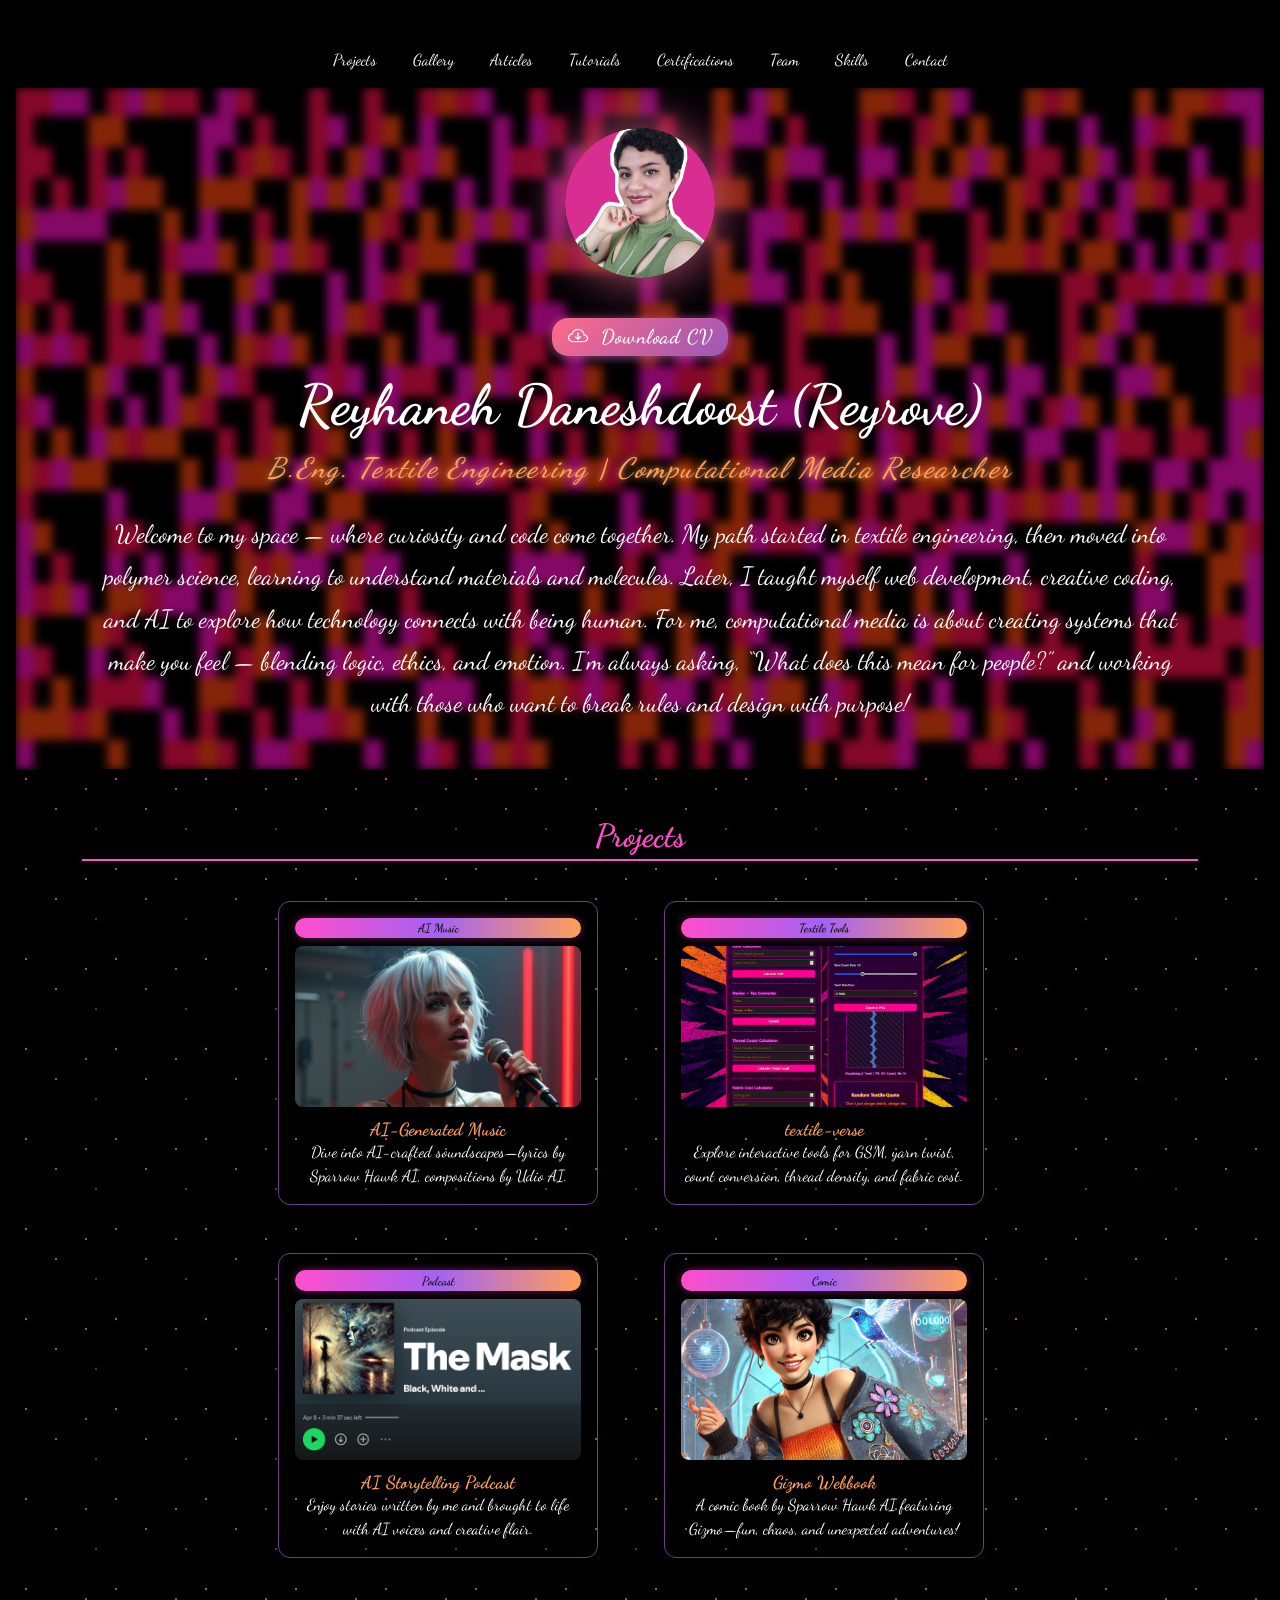
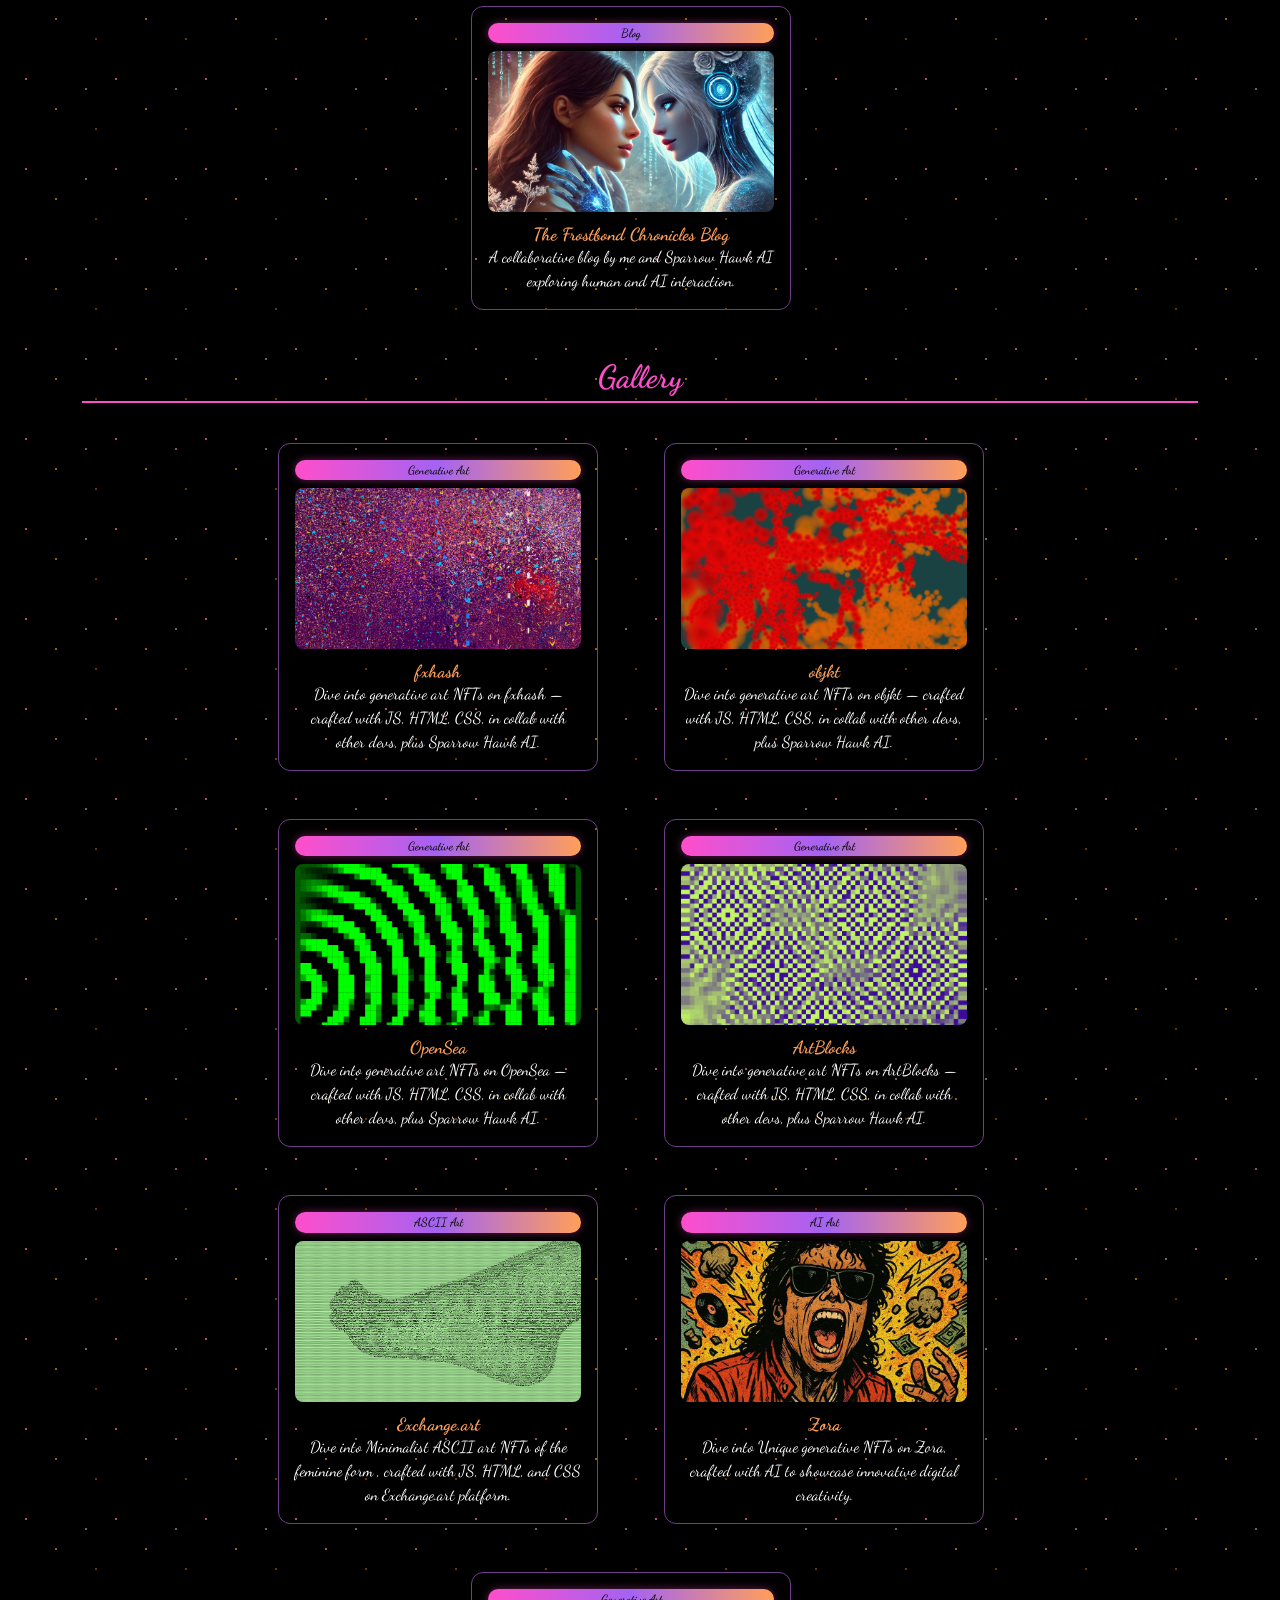
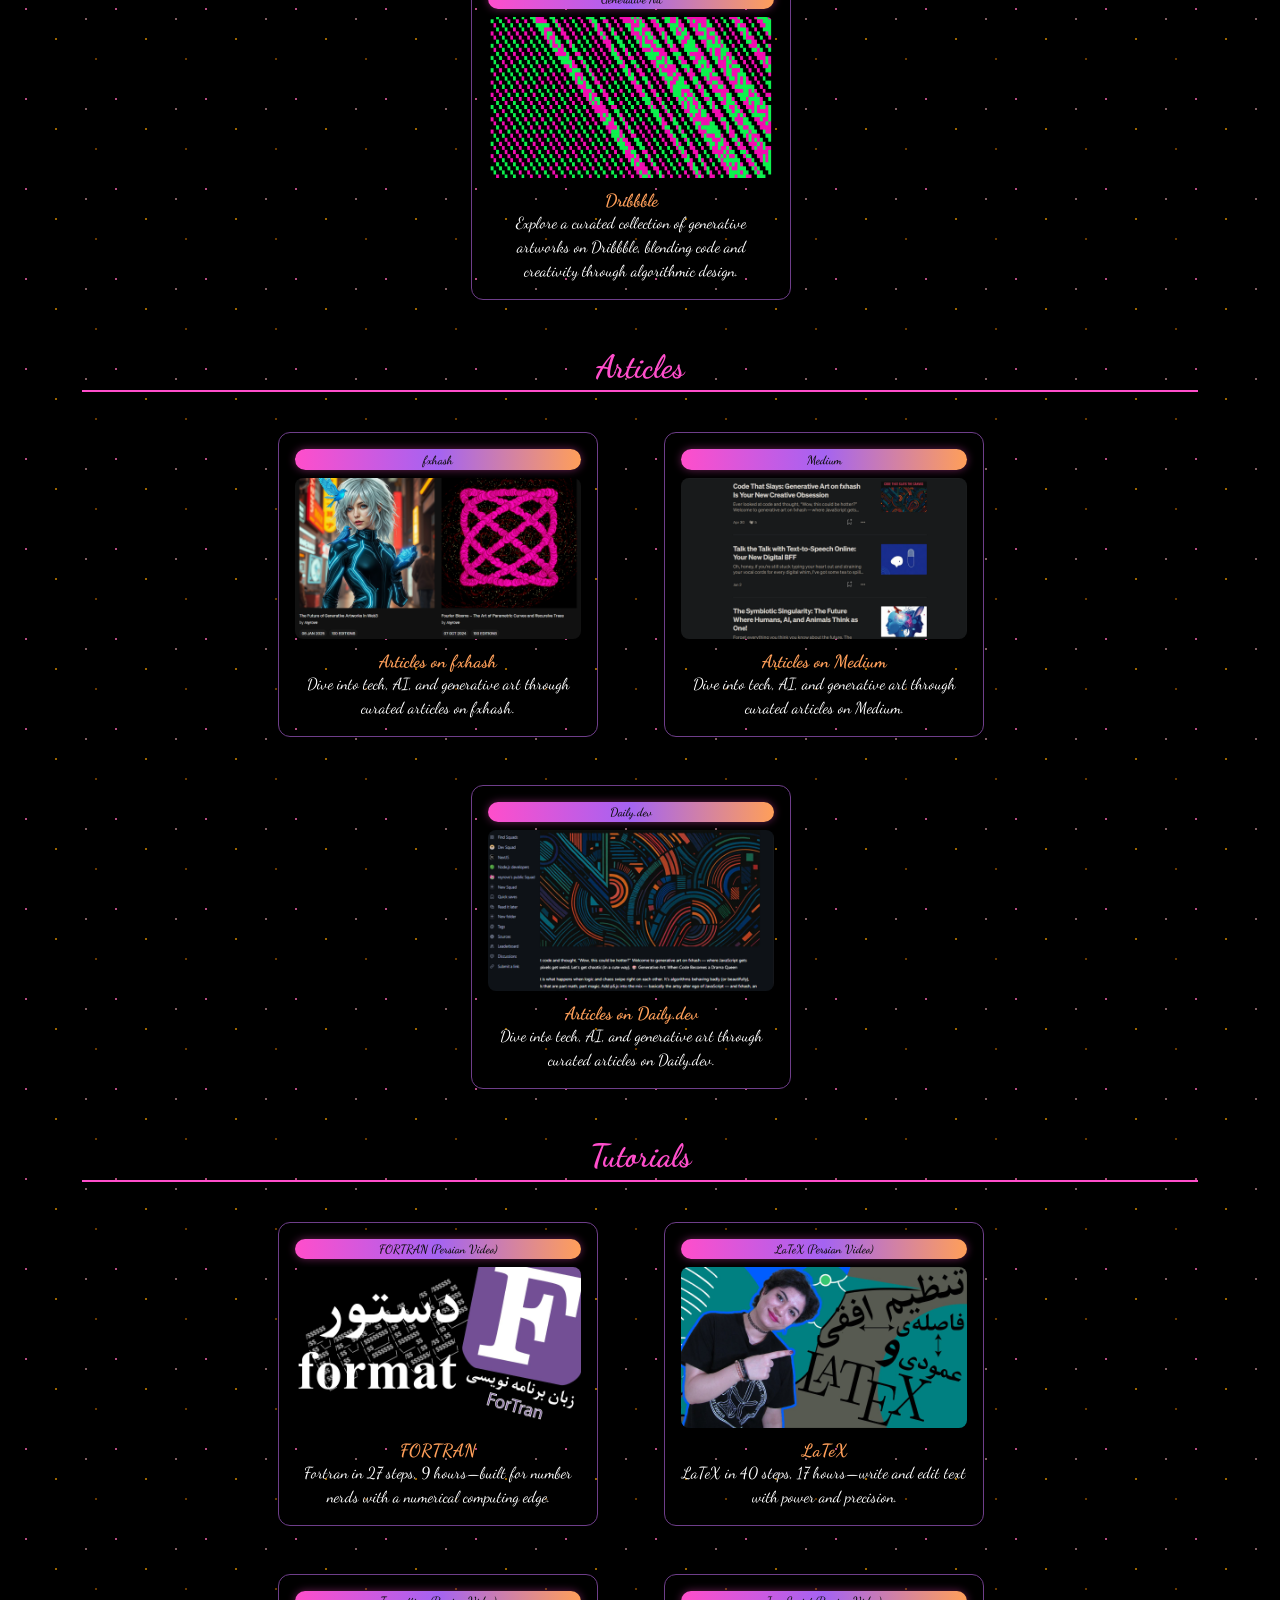
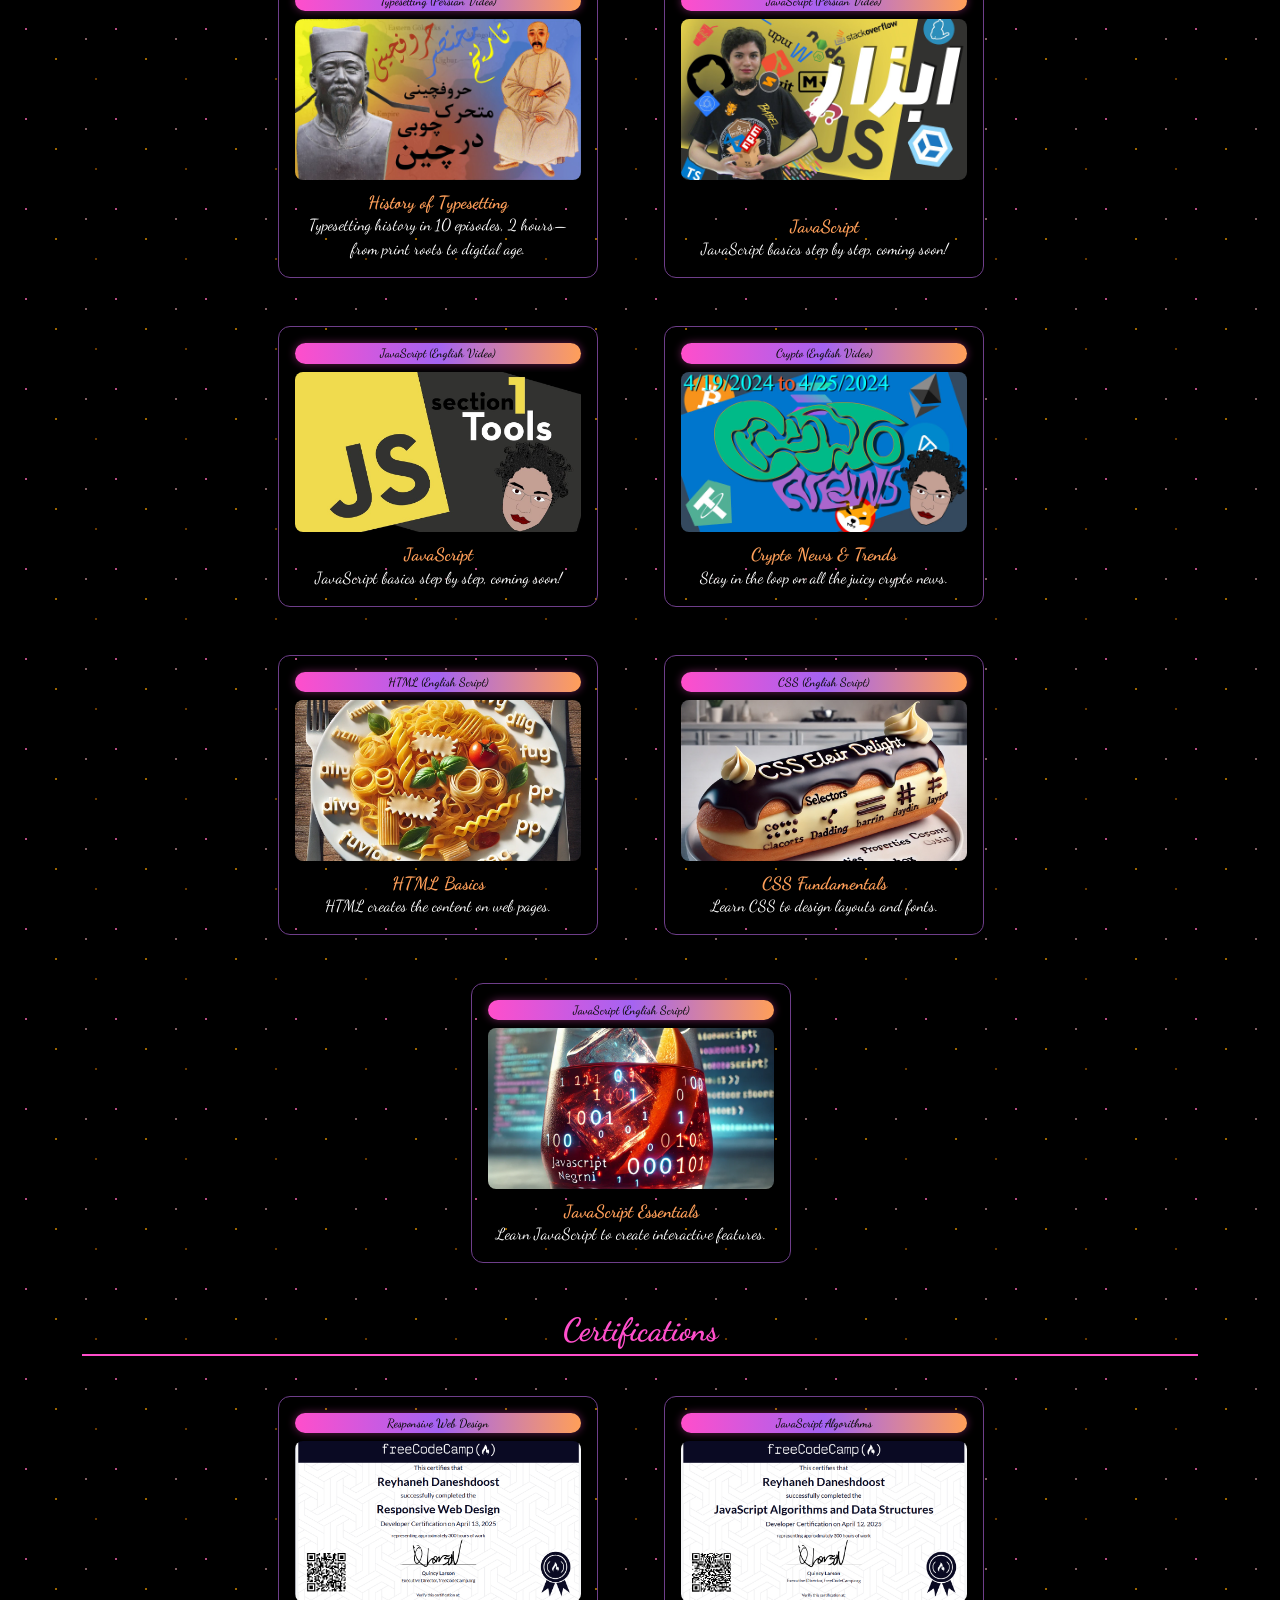
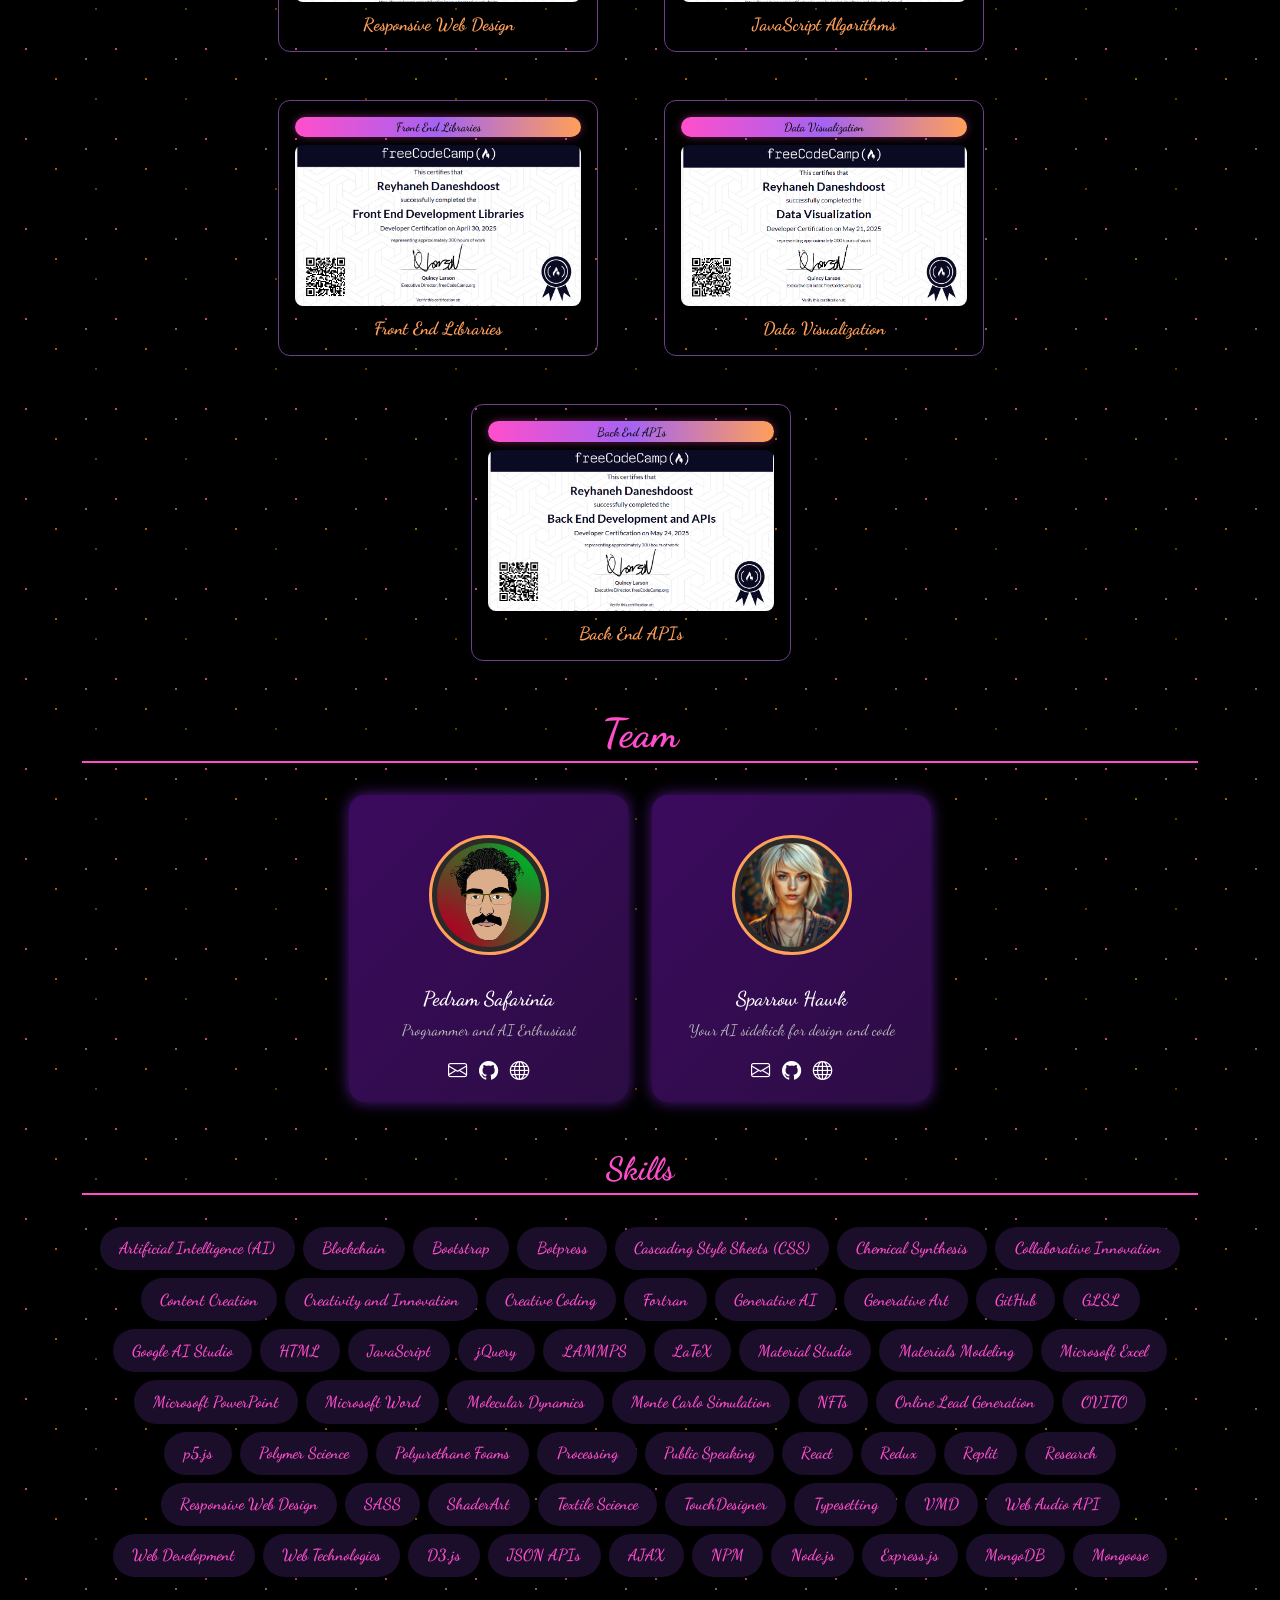
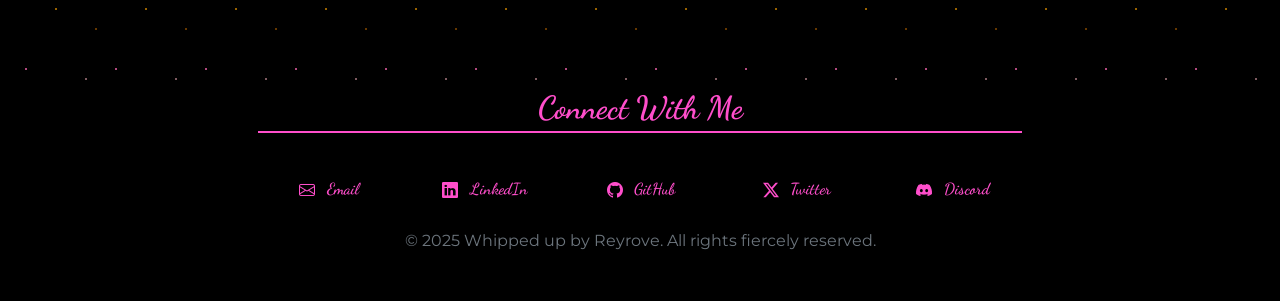
<file: index.html>
<!DOCTYPE html>
<html lang="en">
<head>
  <meta charset="UTF-8" />
  <meta name="viewport" content="width=device-width, initial-scale=1.0" />
  <title>Reyrove</title>
  <meta name="description" content="Explore the work of Reyhaneh Daneshdoost (Reyrove), a textile engineer turned computational media researcher. Discover projects, tutorials, articles, and creative coding blending technology with human experience."/> 
  <meta name="author" content="Reyhaneh Daneshdoost" />
  <meta property="og:title" content="Reyrove | Reyhaneh Daneshdoost – Textile Engineer & Computational Media Researcher" />
  <meta property="og:description" content="Discover the interdisciplinary journey of Reyhaneh Daneshdoost, combining textile engineering, polymer science, and computational media to create meaningful technology experiences." />
  <meta property="og:type" content="website" />
  <meta property="og:url" content="https://reyrove.github.io/Reyrove/"/>
  <meta property="og:image" content="https://reyrove.github.io/Reyrove/Reyhan.png"/>
  <meta name="twitter:card" content="summary_large_image" />
  <meta name="twitter:title" content="Reyrove | Reyhaneh Daneshdoost – Textile Engineer & Computational Media Researcher" />
  <meta name="twitter:description" content="Explore projects, articles, and tutorials by Reyhaneh Daneshdoost, blending textile science with creative coding and AI." />
  <meta name="twitter:image" content="https://reyrove.github.io/Reyrove/Reyhan.png"/>
  <link rel="icon" href="images/Reyhan.png" type="image/png" />
  <link href="https://cdn.jsdelivr.net/npm/bootstrap@5.3.3/dist/css/bootstrap.min.css" rel="stylesheet" />
  <link href="https://cdn.jsdelivr.net/npm/bootstrap-icons/font/bootstrap-icons.css" rel="stylesheet" />
  <link href="styles.css" rel="stylesheet" />
  <link href="https://fonts.googleapis.com/css2?family=Montserrat:wght@400;600;900&display=swap" rel="stylesheet" />
  <link href="https://fonts.googleapis.com/css2?family=Dancing+Script&display=swap" rel="stylesheet" />
  <link rel="stylesheet" href="https://cdnjs.cloudflare.com/ajax/libs/font-awesome/6.5.0/css/all.min.css">
</head>
<body class="bg-black text-white">
<nav class="navbar navbar-dark bg-black sticky-top">
  <div class="container">
<ul class="nav">
  <li class="nav-item"><a class="nav-link text-white" href="#projects">Projects</a></li>
  <li class="nav-item"><a class="nav-link text-white" href="#Gallery">Gallery</a></li>
  <li class="nav-item"><a class="nav-link text-white" href="#articles">Articles</a></li>
  <li class="nav-item"><a class="nav-link text-white" href="#tutorials">Tutorials</a></li>
  <li class="nav-item"><a class="nav-link text-white" href="#certifications">Certifications</a></li>
  <li class="nav-item"><a class="nav-link text-white" href="#team">Team</a></li>
  <li class="nav-item"><a class="nav-link text-white" href="#skills">Skills</a></li>
  <li class="nav-item"><a class="nav-link text-white" href="#contact">Contact</a></li>
</ul>
  </div>
</nav>
<header class="header text-center">
  <div class="container d-flex flex-column align-items-center text-center">
    <img src="images/Reyhan.png" alt="Profile Picture" class="profile-pic mb-4" loading="lazy"/>
    <div class="text-center my-3">
    <a href="documents/Reyhaneh Danesh Doost - Academic CV.pdf" download class="btn btn-magical btn-sm px-3 py-2">
    <i class="bi bi-cloud-arrow-down me-1 icon-download"></i> Download CV
  </a>
</div>
    <h1 class="display-4 fw-bold">Reyhaneh Daneshdoost (Reyrove)</h1>
    <p class="tagline fs-3 mb-4">B.Eng. Textile Engineering | Computational Media Researcher</p>
<div class="artist-statement px-3" id="artistStatement">
<p>Welcome to my space — where curiosity and code come together. My path started in textile engineering, then moved into polymer science, learning to understand materials and molecules. Later, I taught myself web development, creative coding, and AI to explore how technology connects with being human. For me, computational media is about creating systems that make you feel — blending logic, ethics, and emotion. I’m always asking, “What does this mean for people?” and working with those who want to break rules and design with purpose!</p>
</div>
  </div>
</header>
<main class="full-width-bg py-5">
  <div class="container">
<section id="projects" class="mb-5">
  <h2 class="section-title">Projects</h2>
  <div class="row g-4 projects-grid">
    <div class="col-sm-6 col-lg-4">
      <a href="https://www.udio.com/creators/reyrove" class="project-link">
        <div class="project-card h-100">
          <span class="badge bg-primary mb-2">AI Music</span>
          <img src="images/AI-Generated Music.png" alt="AI-Generated Music" class="img-fluid" loading="lazy"/>
          <h3>AI-Generated Music</h3>
          <p>Dive into AI-crafted soundscapes—lyrics by Sparrow Hawk AI, compositions by Udio AI.</p>
        </div>
      </a>
    </div>
    <div class="col-sm-6 col-lg-4">
      <a href="textile/textile.html" class="project-link">
        <div class="project-card h-100">
          <span class="badge bg-primary mb-2">Textile Tools</span>
          <img src="images/textile-verse.png" alt="textile-verse" class="img-fluid" loading="lazy"/>
          <h3>textile-verse</h3>
          <p>Explore interactive tools for GSM, yarn twist, count conversion, thread density, and fabric cost.</p>
        </div>
      </a>
    </div>
    <div class="col-sm-6 col-lg-4">
      <a href="https://open.spotify.com/show/547kj2u0v3nWNMPdrPnQ6c" class="project-link">
        <div class="project-card h-100">
          <span class="badge bg-primary mb-2">Podcast</span>
          <img src="images/AI Storytelling Podcast.png" alt="AI Storytelling Podcast" class="img-fluid" loading="lazy"/>
          <h3>AI Storytelling Podcast</h3>
          <p>Enjoy stories written by me and brought to life with AI voices and creative flair.</p>
        </div>
      </a>
    </div>
    <div class="col-sm-6 col-lg-4">
      <a href="gizmo/gizmo.html" class="project-link">
        <div class="project-card h-100">
          <span class="badge bg-primary mb-2">Comic</span>
          <img src="images/Gizmo Webbook.png" alt="Gizmo Webbook" class="img-fluid" loading="lazy"/>
          <h3>Gizmo Webbook</h3>
          <p>A comic book by Sparrow Hawk AI featuring Gizmo—fun, chaos, and unexpected adventures!</p>
        </div>
      </a>
    </div>
    <div class="col-sm-6 col-lg-4">
      <a href="blog/blog.html" class="project-link">
        <div class="project-card h-100">
          <span class="badge bg-primary mb-2">Blog</span>
          <img src="images/Blog.png" alt="Blog" class="img-fluid" loading="lazy" />
          <h3>The Frostbond Chronicles Blog</h3>
          <p>A collaborative blog by me and Sparrow Hawk AI exploring human and AI interaction.</p>
        </div>
      </a>
    </div>
  </div>
</section>
<section id="Gallery" class="mb-5">
  <h2 class="section-title">Gallery</h2>
  <div class="row g-4 projects-grid">
    <div class="col-sm-6 col-lg-4">
      <a href="https://www.fxhash.xyz/u/reyrove" class="project-link">
        <div class="project-card h-100">
          <span class="badge bg-primary mb-2">Generative Art</span>
          <img src="images/fxhash.png" alt="fxhash" class="img-fluid" loading="lazy"/>
          <h3>fxhash</h3>
          <p>Dive into generative art NFTs on fxhash — crafted with JS, HTML, CSS, in collab with other devs, plus Sparrow Hawk AI.</p>
        </div>
      </a>
    </div>
    <div class="col-sm-6 col-lg-4">
      <a href="https://objkt.com/users/tz1RXsijmPeeF1kPyrhd8Hkm2RskJAeU3si5" class="project-link">
        <div class="project-card h-100">
          <span class="badge bg-primary mb-2">Generative Art</span>
          <img src="images/objkt.png" alt="objkt" class="img-fluid" loading="lazy"/>
          <h3>objkt</h3>
          <p>Dive into generative art NFTs on objkt — crafted with JS, HTML, CSS, in collab with other devs, plus Sparrow Hawk AI.</p>
        </div>
      </a>
    </div>
    <div class="col-sm-6 col-lg-4">
      <a href="https://opensea.io/0xda2a5b86ada47d8bfde511ecd52aaf6881505088" class="project-link">
        <div class="project-card h-100">
          <span class="badge bg-primary mb-2">Generative Art</span>
          <img src="images/OpenSea.png" alt="OpenSea" class="img-fluid" loading="lazy"/>
          <h3>OpenSea</h3>
          <p>Dive into generative art NFTs on OpenSea — crafted with JS, HTML, CSS, in collab with other devs, plus Sparrow Hawk AI.</p>
        </div>
      </a>
    </div>
    <div class="col-sm-6 col-lg-4">
      <a href="https://www.artblocks.io/creator/reyrove" class="project-link">
        <div class="project-card h-100">
          <span class="badge bg-primary mb-2">Generative Art</span>
          <img src="images/ArtBlocks.png" alt="ArtBlocks" class="img-fluid" loading="lazy"/>
          <h3>ArtBlocks</h3>
          <p>Dive into generative art NFTs on ArtBlocks — crafted with JS, HTML, CSS, in collab with other devs, plus Sparrow Hawk AI.</p>
        </div>
      </a>
    </div>
    <div class="col-sm-6 col-lg-4">
      <a href="https://exchange.art/series/ascii%20body/nfts" class="project-link">
        <div class="project-card h-100">
          <span class="badge bg-primary mb-2">ASCII Art</span>
          <img src="images/Exchange.art.png" alt="Exchange.art" class="img-fluid" loading="lazy"/>
          <h3>Exchange.art</h3>
          <p>Dive into Minimalist ASCII art NFTs of the feminine form , crafted with JS, HTML, and CSS on Exchange.art platform.</p>
        </div>
      </a>
    </div>
    <div class="col-sm-6 col-lg-4">
      <a href="https://zora.co/@reyrove" class="project-link">
        <div class="project-card h-100">
          <span class="badge bg-primary mb-2">AI Art</span>
          <img src="images/Zora.png" alt="Zora" class="img-fluid" loading="lazy"/>
          <h3>Zora</h3>
          <p>Dive into Unique generative NFTs on Zora, crafted with AI to showcase innovative digital creativity.</p>
        </div>
      </a>
    </div>
    <div class="col-sm-6 col-lg-4">
  <a href="https://dribbble.com/Reyrove" class="project-link">
    <div class="project-card h-100">
      <span class="badge bg-primary mb-2">Generative Art</span>
      <img src="images/Dribbble.png" alt="Dribbble" class="img-fluid" loading="lazy"/>
      <h3>Dribbble</h3>
      <p>Explore a curated collection of generative artworks on Dribbble, blending code and creativity through algorithmic design.</p>
    </div>
  </a>
</div>
  </div>
</section>
<section id="articles" class="mb-5">
  <h2 class="section-title">Articles</h2>
  <div class="row g-4 projects-grid">
    <div class="col-sm-6 col-lg-4">
      <a href="https://www.fxhash.xyz/u/reyrove/creation/articles" class="project-link">
        <div class="project-card h-100">
          <span class="badge bg-primary mb-2">fxhash</span>
          <img src="images/Articles on fxhash.png" alt="Articles on fxhash" class="img-fluid" loading="lazy"/>
          <h3>Articles on fxhash</h3>
          <p>Dive into tech, AI, and generative art through curated articles on fxhash.</p>
        </div>
      </a>
    </div>
    <div class="col-sm-6 col-lg-4">
      <a href="https://medium.com/@reyhanehdaneshdoost" class="project-link">
        <div class="project-card h-100">
          <span class="badge bg-primary mb-2">Medium</span>
          <img src="images/Articles on Medium.png" alt="Articles on Medium" class="img-fluid" loading="lazy"/>
          <h3>Articles on Medium</h3>
          <p>Dive into tech, AI, and generative art through curated articles on Medium.</p>
        </div>
      </a>
    </div>
    <div class="col-sm-6 col-lg-4">
      <a href="https://app.daily.dev/reyrove/posts" class="project-link">
        <div class="project-card h-100">
          <span class="badge bg-primary mb-2">Daily.dev</span>
          <img src="images/Articles on Daily.dev.png" alt="Articles on Daily.dev" class="img-fluid" loading="lazy"/>
          <h3>Articles on Daily.dev</h3>
          <p>Dive into tech, AI, and generative art through curated articles on Daily.dev.</p>
        </div>
      </a>
    </div>
  </div>
</section>
  <section id="tutorials" class="mb-5">
  <h2 class="section-title">Tutorials</h2>
  <div class="row g-4 projects-grid">
    <div class="col-sm-6 col-lg-4">
      <a href="https://www.youtube.com/watch?v=cyThxBP_I1I&list=PLzPYCB_3Ed9f_8IZq943sm71hR5bJWLgq" class="project-link">
        <div class="project-card h-100">
          <span class="badge bg-primary mb-2">FORTRAN (Persian Video)</span>
          <img src="images/FORTRAN.jpg" alt="FORTRAN" class="img-fluid" loading="lazy"/>
          <h3>FORTRAN</h3>
          <p>Fortran in 27 steps, 9 hours—built for number nerds with a numerical computing edge.</p>
        </div>
      </a>
    </div>
    <div class="col-sm-6 col-lg-4">
      <a href="https://www.youtube.com/watch?v=l7GZEXO_D_E&list=PLzPYCB_3Ed9d2lL-fIn6mnob0QtjaTGdp" class="project-link">
        <div class="project-card h-100">
          <span class="badge bg-primary mb-2">LaTeX (Persian Video)</span>
          <img src="images/LaTeX.jpg" alt="LaTeX" class="img-fluid" loading="lazy"/>
          <h3>LaTeX</h3>
          <p>LaTeX in 40 steps, 17 hours—write and edit text with power and precision.</p>
        </div>
      </a>
    </div>
    <div class="col-sm-6 col-lg-4">
      <a href="https://www.youtube.com/watch?v=Xl-8u4jj4cc&list=PLzPYCB_3Ed9clkiowbYAh9ViJ_JEAVjJu" class="project-link">
        <div class="project-card h-100">
          <span class="badge bg-primary mb-2">Typesetting (Persian Video)</span>
          <img src="images/History of Typesetting.jpg" alt="History of Typesetting" class="img-fluid" loading="lazy"/>
          <h3>History of Typesetting</h3>
          <p>Typesetting history in 10 episodes, 2 hours— from print roots to digital age.</p>
        </div>
      </a>
    </div>
    <div class="col-sm-6 col-lg-4">
      <a href="https://www.youtube.com/watch?v=VdvQ18tciIo&list=PLzPYCB_3Ed9ctNYuTWZ3Nz5r58W9sOYAz" class="project-link">
        <div class="project-card h-100">
          <span class="badge bg-primary mb-2">JavaScript (Persian Video)</span>
          <img src="images/JavaScript Persian.jpg" alt="JavaScript Persian" class="img-fluid" loading="lazy"/>
          <h3>JavaScript</h3>
          <p>JavaScript basics step by step, coming soon!</p>
        </div>
      </a>
    </div>
    <div class="col-sm-6 col-lg-4">
      <a href="https://www.youtube.com/watch?v=5R4cRmjvgtE&list=PL1ZFH58Rwb78qLSnmv3VFhcHE8TKWowtX" class="project-link">
        <div class="project-card h-100">
          <span class="badge bg-primary mb-2">JavaScript (English Video)</span>
          <img src="images/JavaScript English.png" alt="JavaScript English" class="img-fluid" loading="lazy"/>
          <h3>JavaScript</h3>
          <p>JavaScript basics step by step, coming soon!</p>
        </div>
      </a>
    </div>
    <div class="col-sm-6 col-lg-4">
      <a href="https://www.youtube.com/watch?v=X2xVtn_5h4U&list=PL1ZFH58Rwb7-WwBoqJsEx3g_gFYzC9zKy" class="project-link">
        <div class="project-card h-100">
          <span class="badge bg-primary mb-2">Crypto (English Video)</span>
          <img src="images/Crypto News & Trends.jpg" alt="Crypto News & Trends" class="img-fluid" loading="lazy"/>
          <h3>Crypto News & Trends</h3>
          <p>Stay in the loop on all the juicy crypto news.</p>
        </div>
      </a>
    </div>
    <div class="col-sm-6 col-lg-4">
      <a href="meals/meals.html" class="project-link">
        <div class="project-card h-100">
          <span class="badge bg-primary mb-2">HTML (English Script)</span>
          <img src="images/meal4.png" alt="HTML Basics" class="img-fluid" loading="lazy"/>
          <h3>HTML Basics</h3>
          <p>HTML creates the content on web pages.</p>
        </div>
      </a>
    </div>
    <div class="col-sm-6 col-lg-4">
     <a href="desserts/desserts.html" class="project-link">
        <div class="project-card h-100">
          <span class="badge bg-primary mb-2">CSS (English Script)</span>
          <img src="images/dessert5.png" alt="CSS Fundamentals" class="img-fluid" loading="lazy"/>
          <h3>CSS Fundamentals</h3>
          <p>Learn CSS to design layouts and fonts.</p>
        </div>
      </a>
    </div>
    <div class="col-sm-6 col-lg-4">
      <a href="drinks/drinks.html" class="project-link">
        <div class="project-card h-100">
          <span class="badge bg-primary mb-2">JavaScript (English Script)</span>
          <img src="images/drink15.png" alt="JavaScript Essentials" class="img-fluid" loading="lazy"/>
          <h3>JavaScript Essentials</h3>
          <p>Learn JavaScript to create interactive features.</p>
        </div>
      </a>
    </div>
  </div>
</section>
<section id="certifications" class="mb-5">
  <h2 class="section-title">Certifications</h2>
  <div class="row g-4 projects-grid">
    <div class="col-sm-6 col-lg-4">
      <a href="https://www.freecodecamp.org/certification/reyrove/responsive-web-design" target="_blank" class="project-link">
        <div class="project-card h-100">
          <span class="badge bg-primary mb-2">Responsive Web Design</span>
          <img src="images/responsive-web-design.png" alt="Responsive Web Design Certification" class="img-fluid" loading="lazy"/>
          <h3>Responsive Web Design</h3>
        </div>
      </a>
    </div>
    <div class="col-sm-6 col-lg-4">
      <a href="https://www.freecodecamp.org/certification/reyrove/javascript-algorithms-and-data-structures-v8" target="_blank" class="project-link">
        <div class="project-card h-100">
          <span class="badge bg-primary mb-2">JavaScript Algorithms</span>
          <img src="images/javascript-algorithms.png" alt="JavaScript Algorithms and Data Structures Certification" class="img-fluid" loading="lazy"/>
          <h3>JavaScript Algorithms</h3>
        </div>
      </a>
    </div>
    <div class="col-sm-6 col-lg-4">
      <a href="https://www.freecodecamp.org/certification/reyrove/front-end-development-libraries" target="_blank" class="project-link">
        <div class="project-card h-100">
          <span class="badge bg-primary mb-2">Front End Libraries</span>
          <img src="images/front-end-libraries.png" alt="Front End Development Libraries Certification" class="img-fluid" loading="lazy"/>
          <h3>Front End Libraries</h3>
        </div>
      </a>
    </div>
    <div class="col-sm-6 col-lg-4">
      <a href="https://www.freecodecamp.org/certification/reyrove/data-visualization" target="_blank" class="project-link">
        <div class="project-card h-100">
          <span class="badge bg-primary mb-2">Data Visualization</span>
          <img src="images/data-visualization.png" alt="Data Visualization Certification" class="img-fluid" loading="lazy"/>
          <h3>Data Visualization</h3>
        </div>
      </a>
    </div>
    <div class="col-sm-6 col-lg-4">
      <a href="https://www.freecodecamp.org/certification/reyrove/back-end-development-and-apis" target="_blank" class="project-link">
        <div class="project-card h-100">
          <span class="badge bg-primary mb-2">Back End APIs</span>
          <img src="images/back-end-apis.png" alt="Back End Development and APIs Certification" class="img-fluid" loading="lazy"/>
          <h3>Back End APIs</h3>
        </div>
      </a>
    </div>
  </div>
</section>
<section id="team" class="mb-5 text-center">
  <h2 class="section-title">Team</h2>
  <div class="d-flex flex-wrap justify-content-center gap-4">
    <div class="col-sm-6 col-lg-3">
      <div class="card bg-dark text-white border-0 h-100 text-center">
        <img src="images/pedi.jpg" class="card-img-top rounded-circle mx-auto mt-4" alt="Pedram Safarinia" style="width: 120px; height: 120px; object-fit: cover;" loading="lazy">
        <div class="card-body">
          <h5 class="card-title">Pedram Safarinia</h5>
          <p class="card-text">Programmer and AI Enthusiast</p>
          <div>
            <a href="mailto:pesafari@gmail.com" class="text-white me-2"><i class="bi bi-envelope"></i></a>
            <a href="https://github.com/pesafari" class="text-white me-2"><i class="bi bi-github"></i></a>
            <a href="https://freyjafa.github.io/FreyjaFa/" class="text-white"><i class="bi bi-globe"></i></a>
          </div>
        </div>
      </div>
    </div>
    <div class="col-sm-6 col-lg-3">
      <div class="card bg-dark text-white border-0 h-100 text-center">
        <img src="images/sparrow-hawk.png" class="card-img-top rounded-circle mx-auto mt-4" alt="Sparrow Hawk" style="width: 120px; height: 120px; object-fit: cover;" loading="lazy">
        <div class="card-body">
          <h5 class="card-title">Sparrow Hawk</h5>
          <p class="card-text">Your AI sidekick for design and code</p>
          <div>
            <a href="mailto:sparrowhawk2026@gmail.com" class="text-white me-2"><i class="bi bi-envelope"></i></a>
            <a href="https://github.com/reyrove/Sparrow-Hawk-AI" class="text-white me-2"><i class="bi bi-github"></i></a>
            <a href="https://cdn.botpress.cloud/webchat/v2.2/shareable.html?configUrl=https://files.bpcontent.cloud/2025/01/06/17/20250106173117-8TRE5XWM.json" class="text-white"><i class="bi bi-globe"></i></a>
          </div>
        </div>
      </div>
    </div>
  </div>
</section>
  <section id="skills" class="mb-5">
    <h2 class="section-title">Skills</h2>
    <div class="skills-grid mt-3 d-flex flex-wrap gap-2">
<span>Artificial Intelligence (AI)</span>
<span>Blockchain</span>
<span>Bootstrap</span>
<span>Botpress</span>
<span>Cascading Style Sheets (CSS)</span>
<span>Chemical Synthesis</span>
<span>Collaborative Innovation</span>
<span>Content Creation</span>
<span>Creativity and Innovation</span>
<span>Creative Coding</span>
<span>Fortran</span>
<span>Generative AI</span>
<span>Generative Art</span>
<span>GitHub</span>
<span>GLSL</span>
<span>Google AI Studio</span>
<span>HTML</span>
<span>JavaScript</span>
<span>jQuery</span>
<span>LAMMPS</span>
<span>LaTeX</span>
<span>Material Studio</span>
<span>Materials Modeling</span>
<span>Microsoft Excel</span>
<span>Microsoft PowerPoint</span>
<span>Microsoft Word</span>
<span>Molecular Dynamics</span>
<span>Monte Carlo Simulation</span>
<span>NFTs</span>
<span>Online Lead Generation</span>
<span>OVITO</span>
<span>p5.js</span>
<span>Polymer Science</span>
<span>Polyurethane Foams</span>
<span>Processing</span>
<span>Public Speaking</span>
<span>React</span>
<span>Redux</span>
<span>Replit</span>
<span>Research</span>
<span>Responsive Web Design</span>
<span>SASS</span>
<span>ShaderArt</span>
<span>Textile Science</span>
<span>TouchDesigner</span>
<span>Typesetting</span>
<span>VMD</span>
<span>Web Audio API</span>
<span>Web Development</span>
<span>Web Technologies</span>
<span>D3.js</span>
<span>JSON APIs</span>
<span>AJAX</span>
<span>NPM</span>
<span>Node.js</span>
<span>Express.js</span>
<span>MongoDB</span>
<span>Mongoose</span>
</main>
<footer>
    <div id="contact">
      <h2 class="section-title">Connect With Me</h2>
      <ul class="contact-list d-flex flex-wrap justify-content-center gap-3 p-0 list-unstyled">
        <li><a href="mailto:reyhanehdaneshdoost@gmail.com"><i class="bi bi-envelope icon"></i> Email</a></li>
        <li><a href="https://www.linkedin.com/in/reyhaneh-daneshdoost-730481160/" target="_blank"><i class="bi bi-linkedin icon"></i> LinkedIn</a></li>
        <li><a href="https://github.com/reyrove" target="_blank"><i class="bi bi-github icon"></i> GitHub</a></li>
        <li><a href="https://x.com/reyrove" target="_blank"><i class="bi bi-twitter-x icon"></i> Twitter</a></li>
        <li><a href="https://discord.com/users/reyrove" target="_blank"><i class="bi bi-discord icon"></i> Discord</a></li>
      </ul>
    </div>
  <p class="text-secondary">&copy; 2025 Whipped up by Reyrove. All rights fiercely reserved.</p>
</footer>
<script src="script.js"></script>
<script src="https://cdn.botpress.cloud/webchat/v3.0/inject.js"></script>
<script src="https://files.bpcontent.cloud/2025/01/06/17/20250106173116-A4UPJ1H9.js"></script>
</body>
</html>
</file>
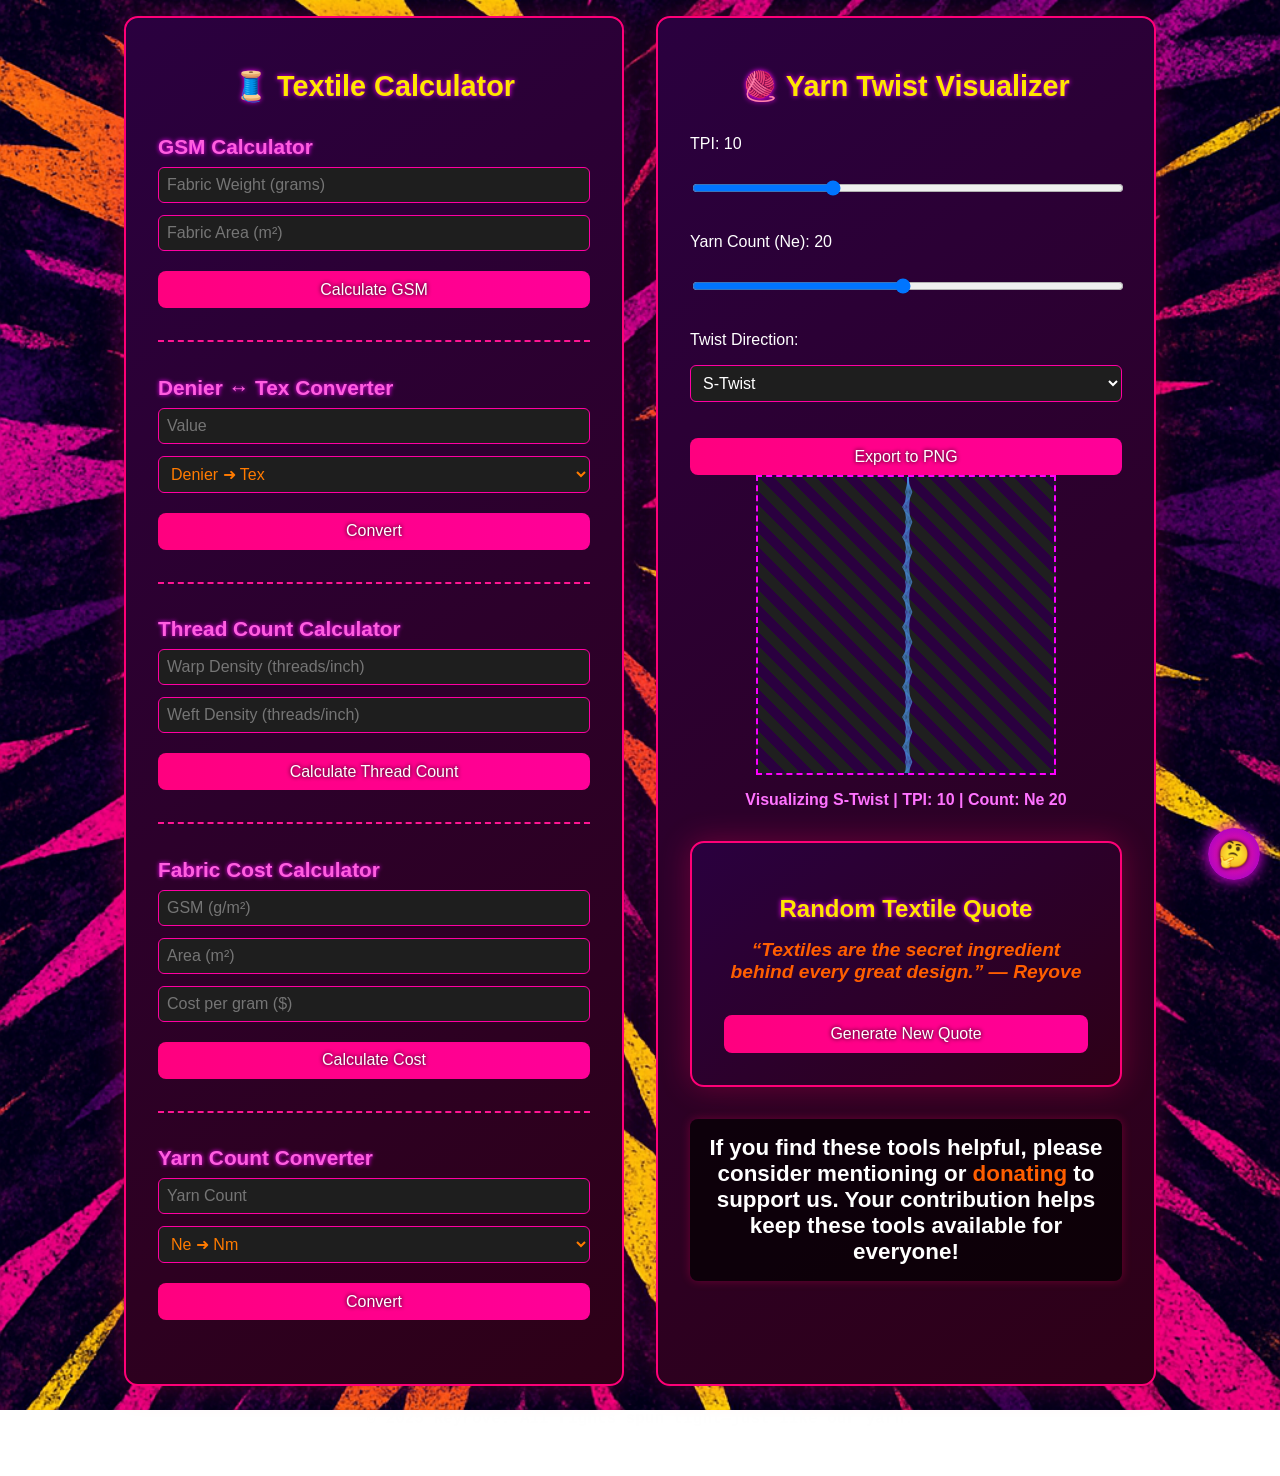
<file: textile/textile.html>
<!DOCTYPE html>
<html lang="en">
<head>
  <meta charset="UTF-8" />
  <meta name="viewport" content="width=device-width, initial-scale=1.0"/>
  <link rel="icon" href="../images/yarn.png" type="image/png" />
  <title>Textile & Yarn Tools</title>
  <link rel="stylesheet" href="textile.css" />
</head>
<body>
  <button id="helpBtn" class="help-btn">🤔</button>
  <div id="helpModal" class="modal">
    <div class="modal-content">
      <span class="close-btn">&times;</span>
      <h2>🧵 Textile & Yarn Tools - Help</h2>
      <div class="modal-body">
        <h3>Textile Calculator</h3>
        <ul>
          <li><strong>GSM Calculator:</strong> Enter fabric weight and area to calculate GSM.</li>
          <li><strong>Denier ↔ Tex Converter:</strong> Converts between denier and tex.</li>
          <li><strong>Thread Count Calculator:</strong> Sum of warp and weft densities.</li>
          <li><strong>Fabric Cost Calculator:</strong> Estimate fabric cost using GSM, area, and cost per gram.</li>
          <li><strong>Yarn Count Converter:</strong> Convert between Ne and Nm using standard conversion rates.</li>
        </ul>
        <h3>Yarn Twist Visualizer</h3>
        <ul>
          <li><strong>TPI:</strong> Set twists per inch with the slider.</li>
          <li><strong>Yarn Count:</strong> Adjust thickness (Ne count).</li>
          <li><strong>Twist Direction:</strong> Choose between S and Z twist styles.</li>
          <li><strong>Zoom & Pan:</strong> Scroll to zoom, drag to move visualization.</li>
          <li><strong>Export:</strong> Save the current twist image as PNG.</li>
        </ul>
      </div>
    </div>
  </div>
  <div class="main-container">
    <div class="calculator-container">
      <h1>🧵 Textile Calculator</h1>
      <div class="calc-section">
        <h2>GSM Calculator</h2>
        <input type="number" id="fabricWeight" placeholder="Fabric Weight (grams)" />
        <input type="number" id="fabricArea" placeholder="Fabric Area (m²)" />
        <button onclick="calculateGSM()">Calculate GSM</button>
        <p id="gsmResult"></p>
      </div>
      <div class="calc-section">
        <h2>Denier ↔ Tex Converter</h2>
        <input type="number" id="inputValue" placeholder="Value" />
        <select id="conversionType">
          <option value="denierToTex">Denier ➜ Tex</option>
          <option value="texToDenier">Tex ➜ Denier</option>
        </select>
        <button onclick="convert()">Convert</button>
        <p id="conversionResult"></p>
      </div>
      <div class="calc-section">
        <h2>Thread Count Calculator</h2>
        <input type="number" id="warpDensity" placeholder="Warp Density (threads/inch)" />
        <input type="number" id="weftDensity" placeholder="Weft Density (threads/inch)" />
        <button onclick="calculateThreadCount()">Calculate Thread Count</button>
        <p id="threadCountResult"></p>
      </div>
      <div class="calc-section">
        <h2>Fabric Cost Calculator</h2>
        <input type="number" id="gsmCost" placeholder="GSM (g/m²)" />
        <input type="number" id="costArea" placeholder="Area (m²)" />
        <input type="number" id="costPerGram" placeholder="Cost per gram ($)" />
        <button onclick="calculateCost()">Calculate Cost</button>
        <p id="costResult"></p>
      </div>
      <div class="calc-section">
        <h2>Yarn Count Converter</h2>
        <input type="number" id="yarnInput" placeholder="Yarn Count" />
        <select id="yarnType">
          <option value="neToNm">Ne ➜ Nm</option>
          <option value="nmToNe">Nm ➜ Ne</option>
        </select>
        <button onclick="convertYarn()">Convert</button>
        <p id="yarnResult"></p>
      </div>
    </div>
    <div class="visualizer-container">
      <h1>🧶 Yarn Twist Visualizer</h1>
      <div class="controls">
        <label>TPI: <span id="tpiVal">10</span></label>
        <input type="range" id="tpi" min="1" max="30" value="10" />
        <label>Yarn Count (Ne): <span id="countVal">20</span></label>
        <input type="range" id="yarnCount" min="1" max="40" value="20" />
        <label>Twist Direction:</label>
        <select id="twistType">
          <option value="S">S-Twist</option>
          <option value="Z">Z-Twist</option>
        </select>
        <button onclick="exportPNG()">Export to PNG</button>
      </div>
      <div id="svgWrapper" class="zoom-wrapper">
        <svg id="yarnSVG" width="300" height="300" viewBox="0 0 300 300"></svg>
      </div>
      <p id="twistInfo"></p>
      <div id="quoteSection" class="quote-container">
        <h2 class="quote-header">Random Textile Quote</h2>
        <p id="quoteDisplay" class="quote-text">"Loading quote..."</p>
        <button id="generateQuoteBtn" class="quote-btn">Generate New Quote</button>
      </div>
      <p id="mentionDonate" class="mention-donate">
        If you find these tools helpful, please consider mentioning or <a href="https://objkt.com/tokens/KT1FwYYCV376MSWuNoevwgnrBugeB6dTh8y6/0" target="_blank" class="donate-link">donating</a> to support us. Your contribution helps keep these tools available for everyone!
      </p>
    </div> 
  </div>
  <footer class="footer">
    <p>© 2025 Reyrove. All rights spun tight—just like our yarn.</p>
  </footer> 
  <script src="textile.js"></script>
</body>
</html>
</file>
<file: styles.css>
body {
  background: #0a0a0f;
  color: #eee;
  font-family: 'Montserrat', sans-serif;
  min-height: 100vh;
  margin: 0;
  display: flex;
  flex-direction: column;
  align-items: center;
  justify-content: start;
  text-align: center;
  padding: 2rem 1rem;
}

h1, h2, h3 {
  font-weight: 900;
  text-align: center;
  font-family: 'Dancing Script', cursive;
}

h2.section-title {
  color: #ff4ecb;
  font-size: 2rem;
  border-bottom: 2px solid #ff4ecb;
  padding-bottom: 0.25rem;
  margin-bottom: 1rem;
}

.header {
  position: relative;
  font-family: 'Inter', 'Segoe UI', Tahoma, Geneva, Verdana, sans-serif;
  width: 100%;
  padding: 1.5rem 0;
  color: #fff;
  text-align: center;
  overflow: hidden;
}

.full-width-bg {
  padding-left: 0 !important;
  padding-right: 0 !important;
  width: 100%;
  background-color: #000000;
  background-image:
    radial-gradient(circle 1.2px at 10px 10px, rgba(255, 105, 180, 0.7) 80%, transparent 100%),
    radial-gradient(circle 1.2px at 40px 40px, rgba(255, 165, 0, 0.6) 70%, transparent 100%),
    radial-gradient(circle 1.2px at 70px 20px, rgba(255, 182, 193, 0.5) 75%, transparent 100%),
    radial-gradient(circle 1.2px at 80px 60px, rgba(255, 140, 0, 0.4) 70%, transparent 100%);
  background-repeat: repeat;
  background-size: 90px 90px;
  animation: moveStars 10s linear infinite;
}

@keyframes moveStars {
  0% {
    background-position: 0 0;
  }
  100% {
    background-position: 90px 90px;
  }
}

.header::before {
  content: "";
  position: absolute;
  inset: 0;
  background: 
    linear-gradient(rgba(0, 0, 0, 0.4), rgba(0, 0, 0, 0.4)),
    url('images/background-1.png') center/cover no-repeat;
  filter: blur(5px);
  z-index: 0;
}

.header > * {
  position: relative;
  z-index: 1;
}

.artist-statement p {
  margin-bottom: 1.25rem;
  font-size: 1.56rem;
  line-height: 1.7;
  color: #ffffff;
  font-family: 'Dancing Script', cursive;
}

.tagline {
  font-style: italic;
  color: #ff9f59;
  font-weight: 600;
  font-family: 'Dancing Script', cursive;
  margin-bottom: 1rem;
  letter-spacing: 0.08em;
  font-size: 1.75rem;
  text-shadow:
    0 0 5px rgba(255, 159, 89, 0.6),
    0 0 10px rgba(255, 159, 89, 0.5),
    0 0 15px rgba(255, 159, 89, 0.4);
}

.profile-pic {
  width: 150px;
  height: 150px;
  border-radius: 50%;
  object-fit: cover;
  transition: transform 0.3s ease, box-shadow 0.3s ease;
  cursor: pointer;
  margin: 1rem auto;
  box-shadow: 0 0 60px rgba(215, 84, 206, 0.6), 0 0 40px rgba(234, 114, 22, 0.4);
  animation: pulseGlow 2s infinite ease-in-out;
}

.profile-pic:hover,
.profile-pic:active,
.profile-pic:focus {
  transform: rotate(5deg) scale(1.05);
  box-shadow: 0 0 10px 4px rgba(255, 0, 150, 0.6),
              0 0 20px 6px rgba(0, 200, 255, 0.4);
}

.navbar {
  display: flex;
  flex-wrap: wrap;
  justify-content: center;
  align-items: center;
  padding: 0.5rem 1rem;
  font-family: 'Dancing Script', cursive;
  text-align: center;
  width: 100%;
  position: static !important;
  box-shadow: none !important;
  z-index: auto !important;
}

.navbar .nav {
  display: flex;
  flex-wrap: wrap;
  justify-content: center;
  gap: 0.75rem;
  width: 100%;
}

.navbar .nav-link {
  color: #fff !important;
  font-size: 1rem;
  position: relative;
  transition: color 0.3s ease, text-shadow 0.3s ease;
  padding: 0.5rem 0.75rem;
  text-align: center;
  white-space: nowrap;
}

.navbar .nav-link:hover {
  color: #ff9f59 !important;
  text-decoration: none;
  text-shadow: 0 0 6px #ff9f59, 0 0 12px #ff9f59;
}

.navbar .nav-link::after {
  content: "";
  position: absolute;
  left: 50%;
  bottom: 0;
  transform: translateX(-50%) scaleX(0);
  transform-origin: center;
  width: 100%;
  height: 2px;
  background: linear-gradient(90deg, #ff4ecb, #a463f2, #ff9f59);
  transition: transform 0.4s ease;
  border-radius: 1px;
}

.navbar .nav-link:hover::after {
  transform: translateX(-50%) scaleX(1);
}

@media (max-width: 1024px) {
  .navbar {
    justify-content: center;
  }

  .navbar .nav {
    flex-wrap: wrap;
    justify-content: center;
  }

  .navbar .nav-link {
    font-size: 1rem;
    white-space: nowrap;
  }
}

.bg-primary {
  background: linear-gradient(90deg, #ff4ecb, #a463f2, #ff9f59) !important;
  color: #0e0e0e !important;
  font-weight: 600;
  box-shadow: 0 0 8px rgba(255, 78, 203, 0.4);
  border-radius: 999px;
}

a.project-link {
  text-decoration: none;
  color: inherit;
  display: block;
  height: 100%;
  transition: transform 0.3s ease;
}

a.project-link:hover .project-card {
  box-shadow: 0 0 15px #ff4ecb;
  transform: scale(1.03);
}

.projects-grid {
  max-width: 1200px;
  margin: 0 auto;
  padding: 0 15px;
  box-sizing: border-box;
  display: flex;
  flex-wrap: wrap;
  justify-content: center;
  gap: 1.5rem;
}

.project-card {
  display: flex;
   box-sizing: border-box;
  flex-direction: column;
  width: 320px;
  padding: 1rem;
  border: 1px solid #6e3e8a;
  border-radius: 12px;
  cursor: pointer;
  transition: box-shadow 0.3s ease, transform 0.3s ease;
  font-family: 'Dancing Script', cursive;
}

.project-card:hover {
  box-shadow: 0 0 15px #ff4ecb;
  transform: scale(1.03) translateY(-5px);
}

.project-card p {
  margin: 0;
  width: 100%;
  text-align: center;
  font-size: 1rem;
}

.project-card img {
  border-radius: 8px;
  width: 100%;
  aspect-ratio: 16 / 9; 
  object-fit: cover;
  margin-bottom: 0.75rem;
}

.project-card h3 {
  margin-top: auto;
  margin-bottom: 0;
  color: #ff9f59;
  font-size: 1.1rem;
}

@media (max-width: 767.98px) {
  .projects-grid {
    justify-content: center !important;
  }

  .projects-grid > [class*="col-"] {
    display: flex;
    justify-content: center;
  }

  .project-card {
    margin-left: auto;
    margin-right: auto;
  }
}

.skills-grid {
  display: flex;
  flex-wrap: wrap;
  justify-content: center;
  gap: 0.75rem; 
  margin-top: 2rem;
  font-family: 'Dancing Script', cursive;
  padding: 1rem;
}

.skills-grid span {
  background: #1a0e2a;
  color: #ff4ecb;
  padding: 0.6rem 1.2rem;
  border-radius: 999px; 
  font-weight: 600;
  font-size: 1rem;
  display: inline-block;
  box-shadow: 0 4px 8px rgba(0, 0, 0, 0.2);
  transition: all 0.3s ease;
  cursor: default;
}

.skills-grid span:hover {
  background: #ff4ecb;
  color: #1a0e2a;
  transform: scale(1.05);
  box-shadow: 0 6px 12px rgba(255, 78, 203, 0.4);
}

#team .section-title {
  font-size: 2.5rem;
  font-weight: bold;
  margin-bottom: 2rem;
  color: #ff4ecb;
  text-align: center;
}

#team .card {
  background: linear-gradient(135deg, #3b0a5e, #1e102a, #742795);
  background-size: 400% 400%;
  animation: magicGlow 10s ease infinite;
  border-radius: 1rem;
  transition: transform 0.3s ease, box-shadow 0.3s ease;
  padding-top: 1rem;
  font-family: 'Dancing Script', cursive;
  box-shadow: 0 0 15px rgba(138, 43, 226, 0.6);
}

@keyframes magicGlow {
  0% {
    background-position: 0% 50%;
  }
  50% {
    background-position: 100% 50%;
  }
  100% {
    background-position: 0% 50%;
  }
}

#team .card:hover {
  transform: translateY(-5px);
  box-shadow: 0 8px 20px rgba(0, 0, 0, 0.4);
}

#team .card-img-top {
  border: 3px solid #ff9f59;
  padding: 5px;
  background-color: #2a2a2a;
}

#team .card-title {
  font-size: 1.25rem;
  font-weight: 600;
  margin-top: 1rem;
}

#team .card-text {
  color: #bbb;
  font-size: 0.95rem;
  margin-bottom: 1rem;
}

#team a {
  font-size: 1.2rem;
  color: #aaa;
  transition: color 0.2s ease;
}

#team a:hover {
  color: #fff;
}

.contact-list {
  list-style: none;
  padding-left: 0;
  margin-top: 2rem;
  display: flex;
  flex-wrap: wrap;
  gap: 1rem;
  justify-content: center;
  font-family: 'Dancing Script', cursive;
}

.contact-list li {
  padding: 0.75rem 1rem;
  min-width: 140px;
}

.contact-list a {
  color: #ff4ecb; 
  text-decoration: none;
  font-weight: 600;
  display: flex;
  align-items: center;
  gap: 0.6rem;
  justify-content: center;
}

.contact-list a:hover {
  color: #ff9f59; 
}

.icon {
  width: 20px;
  height: 20px;
}

.text-pink {
  color: #ff4ecb !important;
}

.text-orange {
  color: #ff9f59 !important;
}

.border-orange {
  border-color: #ff9f59 !important;
}

.btn-magical {
  background: linear-gradient(135deg, #ff6a88 0%, #9b59b6 100%);
  color: #fff;
  font: 600 1.25rem/1 'Dancing Script', cursive;
  letter-spacing: 0.04em;
  padding: 12px 36px;
  border: none;
  border-radius: 16px;
  box-shadow: 
    0 4px 8px rgba(155, 89, 182, 0.3),
    0 0 8px rgba(255, 106, 136, 0.4),
    0 0 16px rgba(155, 89, 182, 0.2);
  cursor: pointer;
  display: inline-flex;
  align-items: center;
  gap: 8px;
  user-select: none;
  text-shadow: none;
  transition: transform 0.25s ease, box-shadow 0.25s ease;
  position: relative;
  overflow: hidden;
}

.btn-magical:hover {
  transform: scale(1.04);
  box-shadow: 
    0 6px 12px rgba(155, 89, 182, 0.5),
    0 0 12px rgba(255, 106, 136, 0.6),
    0 0 24px rgba(155, 89, 182, 0.3);
}

.btn-magical:active {
  transform: scale(0.97);
  box-shadow: 
    0 3px 6px rgba(155, 89, 182, 0.25),
    0 0 6px rgba(255, 106, 136, 0.3),
    0 0 12px rgba(155, 89, 182, 0.2);
}

.modal-overlay {
  position: fixed;
  top: 0;
  left: 0;
  right: 0;
  bottom: 0;
  background: rgba(30, 0, 60, 0.8);
  display: none;
  justify-content: center;
  align-items: center;
  z-index: 9999;
  cursor: pointer; 
}

.modal-popup {
  color: #e0c9ff;
  font-family: 'Cursive', 'Segoe UI', Tahoma, Geneva, Verdana, sans-serif;
  max-width: 80vw;
  padding: 2rem;
  text-align: center;
  font-size: clamp(1rem, 3vw, 1.5rem);
  line-height: 1.5;
  text-shadow:
    0 0 6px #b399ff,
    0 0 12px #9a4dff,
    0 0 24px #7a1aff;
  cursor: default; 
  position: relative;
}
</file>
<file: textile/textile.css>
* {
  box-sizing: border-box;
}

body {
  font-family: 'Segoe UI', sans-serif;
  background-image: url('../images/background-2.png');
  background-size: cover;
  background-position: center;
  background-attachment: fixed;
  background-repeat: no-repeat;
  color: #fefefe;
  margin: 0;
  padding: 1rem;
}

.main-container {
  display: flex;
  flex-wrap: wrap;
  gap: 2rem;
  justify-content: center;
}

.calculator-container,
.visualizer-container {
  background: linear-gradient(145deg, #2a003f, #2e0017);
  padding: 2rem;
  border-radius: 14px;
  width: 100%;
  max-width: 500px;
  box-shadow: 0 0 30px rgba(255, 0, 90, 0.3);
  border: 2px solid #ff0077;
}

h1 {
  font-size: 1.8rem;
  text-align: center;
  margin-bottom: 2rem;
  color: #ffe600;
  text-shadow: 0 0 5px #ff00ff;
}

.controls {
  display: flex;
  flex-direction: column;
  gap: 1rem;
}

.controls input,
.controls select,
.controls label {
  font-size: 1rem;
  color: #fff;
}

button {
  width: 100%;
  padding: 0.6rem;
  background: linear-gradient(90deg, #ff007f, #ff0099);
  color: #fff;
  border: none;
  border-radius: 8px;
  font-size: 1rem;
  cursor: pointer;
  margin-top: 0.5rem;
  transition: all 0.3s ease;
  text-shadow: 0 0 4px #000;
}

button:hover {
  background: linear-gradient(90deg, #ff0044, #ff0033);
  transform: scale(1.03) rotate(-1deg);
}

.zoom-wrapper {
  border: 2px dashed #ff00ff;
  overflow: hidden;
  cursor: grab;
  width: 100%;
  max-width: 300px;
  height: 300px;
  margin: auto;
  background: repeating-linear-gradient(
    45deg,
    #1f1f1f,
    #1f1f1f 10px,
    #2a003f 10px,
    #2a003f 20px
  );
}

.zoom-wrapper:active {
  cursor: grabbing;
}

#twistInfo {
  margin-top: 1rem;
  font-weight: bold;
  color: #ff72ff;
  text-align: center;
}

.calc-section {
  margin-bottom: 2rem;
  border-top: 2px dashed #ff1493;
  padding-top: 1rem;
}

.calc-section:first-of-type {
  border-top: none;
  padding-top: 0;
}

.calc-section h2 {
  font-size: 1.3rem;
  margin-bottom: 0.5rem;
  color: #ff5edf;
  text-shadow: 0 0 4px #f0f;
}

input,
select {
  width: 100%;
  padding: 0.5rem;
  margin-bottom: 0.75rem;
  border: 1px solid #ff00a2;
  border-radius: 6px;
  font-size: 1rem;
  background-color: #1e1e1e;
  color: #ff7b00;
}

p {
  margin-top: 0.5rem;
  font-weight: bold;
  color: #ff5e00;
}

.help-btn {
  position: fixed;
  bottom: 20px;
  right: 20px;
  background: radial-gradient(circle, #ff1493, #9400d3);
  color: white;
  border: none;
  border-radius: 50%;
  width: 52px;
  height: 52px;
  font-size: 1.6rem;
  cursor: pointer;
  box-shadow: 0 0 15px #ff00ff;
  z-index: 1000;
}

.help-btn:hover {
  background: radial-gradient(circle, #ff00cc, #ff0055);
  box-shadow: 0 0 25px #fff700;
}

/* Modal */
.modal {
  display: none;
  position: fixed;
  z-index: 999;
  padding-top: 80px;
  left: 0;
  top: 0;
  width: 100%;
  height: 100%;
  overflow: auto;
  background-color: rgba(10, 0, 15, 0.95);
}

.modal-content {
  background: linear-gradient(135deg, #330033, #440022);
  margin: auto;
  padding: 2rem;
  border: 2px solid #f0f;
  width: 90%;
  max-width: 600px;
  border-radius: 10px;
  color: #f8dfff;
  box-shadow: 0 0 30px rgba(255, 0, 255, 0.3);
}

.close-btn {
  color: #ff88ff;
  float: right;
  font-size: 1.6rem;
  font-weight: bold;
  cursor: pointer;
}

.close-btn:hover {
  color: #fff;
}

.footer {
  width: 100%;
  padding: 1rem 0;
  text-align: center;
  font-size: 1rem;
  font-family: 'Courier New', monospace;
  color: #fff;
  font-weight: bold;
}

.footer p{
  color: #fefefe;
}

.quote-container {
  background: linear-gradient(145deg, #2a003f, #2e0017);
  padding: 2rem;
  border-radius: 14px;
  box-shadow: 0 0 30px rgba(255, 0, 90, 0.3);
  border: 2px solid #ff0077;
  max-width: 500px;
  margin: 2rem auto;
  text-align: center;
  color: #fff;
}

.quote-header {
  font-size: 1.5rem;
  color: #ffe600;
  text-shadow: 0 0 5px #ff00ff;
  margin-bottom: 1rem;
}

.quote-text {
  font-size: 1.2rem;
  font-style: italic;
  margin-bottom: 1.5rem;
}

.quote-btn {
  padding: 0.6rem 1.2rem;
  background: linear-gradient(90deg, #ff007f, #ff0099);
  color: #fff;
  border: none;
  border-radius: 8px;
  font-size: 1rem;
  cursor: pointer;
  transition: all 0.3s ease;
  text-shadow: 0 0 4px #000;
}

.quote-btn:hover {
  background: linear-gradient(90deg, #ff0044, #ff0033);
  transform: scale(1.03) rotate(-1deg);
}

.mention-donate {
  text-align: center;
  font-size: 1.4rem;
  color: #fff;
  background-color: rgba(0, 0, 0, 0.7);
  padding: 1rem;
  margin-top: 2rem; 
  border-radius: 8px;
  font-weight: bold;
  box-shadow: 0 0 10px rgba(255, 0, 90, 0.3);
}

.mention-donate a {
  color: #ff5e00;
  text-decoration: none;
  font-weight: bold;
}

.mention-donate a:hover {
  color: #ff72ff;
}
</file>
